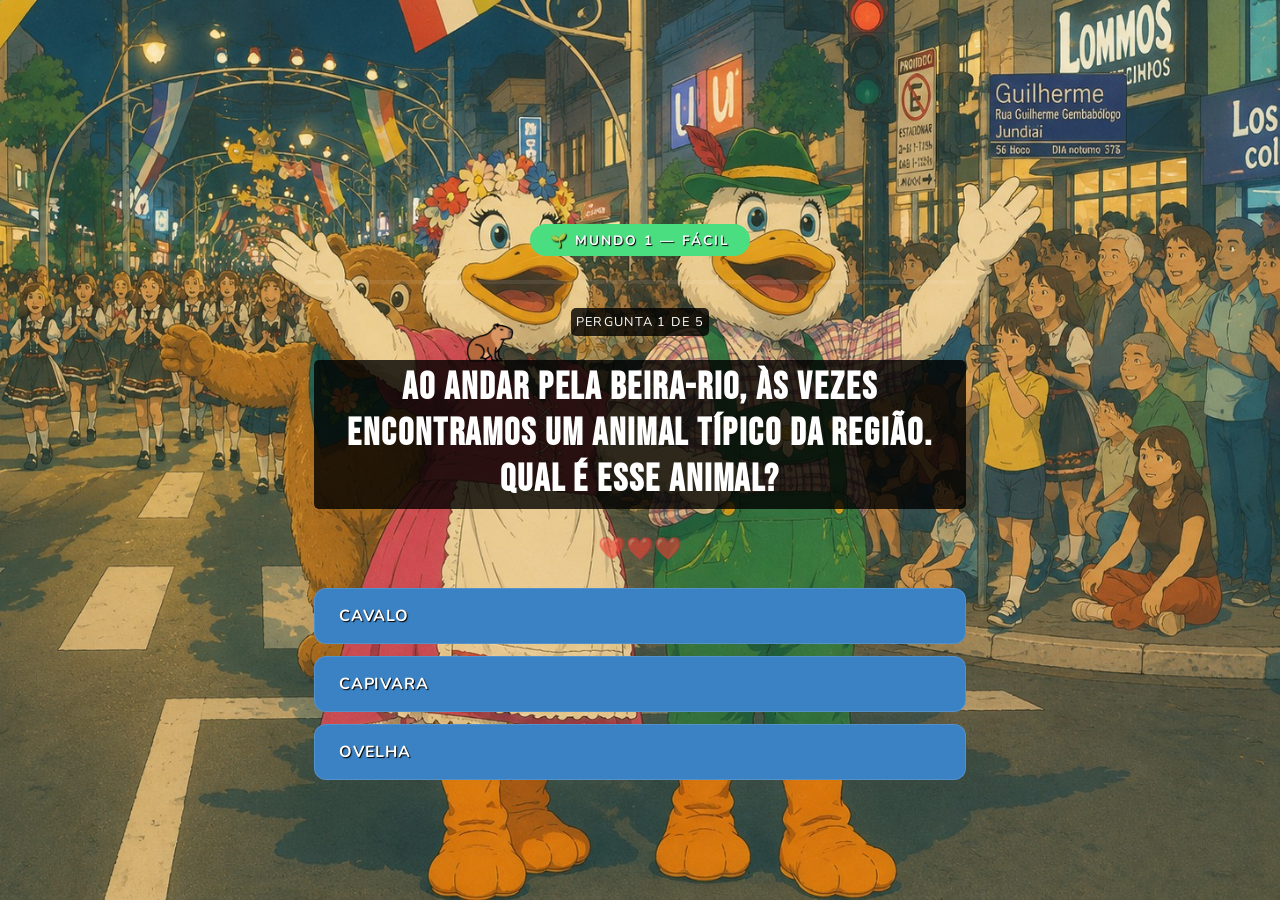
<file: mundo1.html>
<!DOCTYPE html>
<html lang="pt-br">

<head>
    <meta charset="UTF-8">
    <meta name="viewport" content="width=device-width, initial-scale=1.0">
    <title>Mundo 1 — Fácil</title>
    <link rel="stylesheet" href="estilos/easy.css">
    <link rel="stylesheet" href="estilos/media-query.css">
    <style>
        /* ─── ANIMAÇÕES DE CORAÇÃO ─── */
        @keyframes heartEntrar {
            0% {
                transform: scale(0) rotate(-25deg);
                opacity: 0;
            }

            60% {
                transform: scale(1.35) rotate(8deg);
                opacity: 1;
            }

            100% {
                transform: scale(1) rotate(0deg);
                opacity: 1;
            }
        }

        @keyframes heartPerder {
            0% {
                transform: scale(1);
            }

            15% {
                transform: scale(1.4);
            }

            35% {
                transform: scale(0.8) rotate(-10deg);
                filter: grayscale(0);
            }

            60% {
                transform: scale(0.6) rotate(5deg);
                filter: grayscale(0.5);
            }

            100% {
                transform: scale(1);
                filter: grayscale(1);
                opacity: 0.3;
            }
        }

        @keyframes heartRestaurar {
            0% {
                transform: scale(0);
                opacity: 0;
                filter: grayscale(1);
            }

            50% {
                transform: scale(1.4);
                opacity: 1;
                filter: grayscale(0);
            }

            100% {
                transform: scale(1);
                opacity: 1;
                filter: grayscale(0);
            }
        }

        .coracao {
            display: inline-block;
            font-size: 1.4rem;
        }

        .coracao.animar-entrar {
            animation: heartEntrar 0.5s cubic-bezier(0.34, 1.56, 0.64, 1) both;
        }

        .coracao.animar-perder {
            animation: heartPerder 0.6s ease-in-out both;
        }

        .coracao.animar-restaurar {
            animation: heartRestaurar 0.5s cubic-bezier(0.34, 1.56, 0.64, 1) both;
        }

        .coracao.perdida {
            filter: grayscale(1);
            opacity: 0.3;
        }

        /* Tela fade-in */
        main {
            animation: telaEntrar 0.5s ease both;
        }

        @keyframes telaEntrar {
            from {
                opacity: 0;
                transform: translateY(20px);
            }

            to {
                opacity: 1;
                transform: translateY(0);
            }
        }

        /* Flash de erro na tela */
        @keyframes flashErro {

            0%,
            100% {
                background-color: transparent;
            }

            50% {
                background-color: rgba(248, 113, 113, 0.12);
            }
        }

        body.erro-flash {
            animation: flashErro 0.4s ease;
        }
    </style>

</head>

<body>
    <main>
        <img id="capivara1"
            src="imagens/capivara1.png"
            alt="Capivara">
        <span class="mundo-tag">🌱 MUNDO 1 — FÁCIL</span>

        <div class="barra-container">
            <div class="barra-fill" id="barra" style="width: 0%"></div>
        </div>

        <p class="contador" id="contador">PERGUNTA 1 DE 5</p>

        <h1 id="textoPergunta"></h1>

        <div class="vidas-container">
            <span id="coracoes"></span>
        </div>

        <div id="contPerguntas"></div>
    </main>

    <script src="js/vida.js"></script>
    <script src="js/perguntas.js"></script>
    <script src="js/shuffle.js"></script>
    <script>
        const perguntasEmbaralhadas = shuffle(perguntas.mundo1);
        let indicePergunta = 0;
        const total = perguntasEmbaralhadas.length;

        // ─── CORAÇOES COM ANIMAÇÃO ───────────────────
        function renderCoracoes(animTipo) {
            // animTipo: 'entrar' | 'perder' | 'restaurar' | null
            const cont = document.getElementById('coracoes');
            cont.innerHTML = '';
            for (let i = 0; i < 3; i++) {
                const span = document.createElement('span');
                const perdida = i >= vida;
                span.className = 'coracao' + (perdida ? ' perdida' : '');
                span.textContent = '❤️';
                span.style.animationDelay = (i * 0.08) + 's';

                if (!perdida && animTipo === 'entrar') {
                    span.classList.add('animar-entrar');
                } else if (perdida && animTipo === 'perder' && i === vida) {
                    // O coração que acabou de ser perdido
                    span.classList.remove('perdida');
                    span.classList.add('animar-perder');
                    span.style.animationDelay = '0s';
                    // Após animação, deixa cinza
                    setTimeout(function () {
                        span.classList.add('perdida');
                    }, 600);
                } else if (!perdida && animTipo === 'restaurar') {
                    span.classList.add('animar-restaurar');
                }
                cont.appendChild(span);
            }
        }

        // ─── PERGUNTA ────────────────────────────────
        function mostrarPergunta() {
            const atual = perguntasEmbaralhadas[indicePergunta];
            document.getElementById('textoPergunta').innerHTML = atual.pergunta;
            document.getElementById('contador').innerHTML =
                'PERGUNTA ' + (indicePergunta + 1) + ' DE ' + total;
            document.getElementById('barra').style.width =
                (indicePergunta / total * 100) + '%';

            const container = document.getElementById('contPerguntas');
            container.innerHTML = '';

            atual.opcoes.forEach(function (opcao, indice) {
                const botao = document.createElement('button');
                botao.className = 'pergunta';
                botao.type = 'button';
                botao.innerHTML = opcao;

                if (indice === atual.resposta) {
                    botao.onclick = function () {
                        botao.classList.add('correta');
                        desabilitarBotoes();
                        setTimeout(function () {
                            indicePergunta++;
                            if (indicePergunta < total) {
                                mostrarPergunta();
                            } else {
                                // Restaura vidas antes da transição
                                vida = 3;
                                localStorage.setItem('vida', 3);
                                renderCoracoes('restaurar');
                                setTimeout(function () {
                                    window.location.href = 'transicao.html?para=mundo2.html&mundo=2';
                                }, 1000);
                            }
                        }, 900);
                    };
                } else {
                    botao.onclick = function () {
                        botao.classList.add('errada');
                        perdeVida();
                    };
                }

                container.appendChild(botao);
            });
        }

        function desabilitarBotoes() {
            document.querySelectorAll('.pergunta').forEach(function (b) {
                b.onclick = null;
                b.style.opacity = '0.5';
            });
        }

        function perdeVida() {
            vida--;
            localStorage.setItem('vida', vida);
            renderCoracoes('perder');
            // Flash vermelho na tela
            document.body.classList.remove('erro-flash');
            void document.body.offsetWidth; // reflow
            document.body.classList.add('erro-flash');

            if (vida <= 0) {
                setTimeout(function () {
                    window.location.href = 'main.html';
                }, 900);
            }
        }

        renderCoracoes('entrar');
        mostrarPergunta();


    </script>
</body>

</html>
</file>
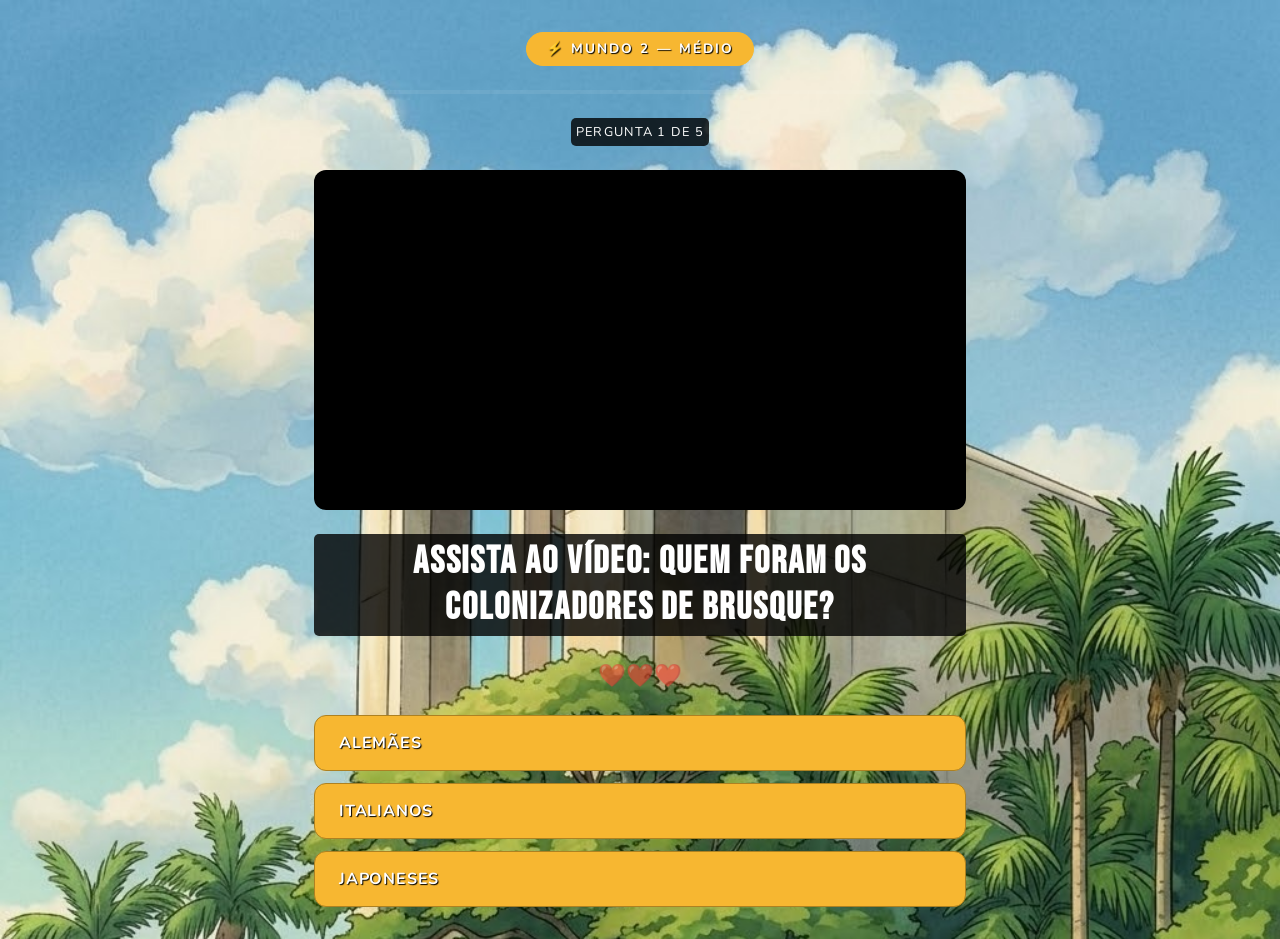
<file: mundo2.html>
<!DOCTYPE html>
<html lang="pt-br">

<head>
    <meta charset="UTF-8">
    <meta name="viewport" content="width=device-width, initial-scale=1.0">
    <title>Mundo 2 — Médio</title>
    <link rel="stylesheet" href="estilos/medium.css">
    <link rel="stylesheet" href="estilos/media-query.css">
    <style>
        /* ─── ANIMAÇÕES DE CORAÇÃO ─── */
        @keyframes heartEntrar {
            0% {
                transform: scale(0) rotate(-25deg);
                opacity: 0;
            }

            60% {
                transform: scale(1.35) rotate(8deg);
                opacity: 1;
            }

            100% {
                transform: scale(1) rotate(0deg);
                opacity: 1;
            }
        }

        @keyframes heartPerder {
            0% {
                transform: scale(1);
            }

            15% {
                transform: scale(1.4);
            }

            35% {
                transform: scale(0.8) rotate(-10deg);
                filter: grayscale(0);
            }

            60% {
                transform: scale(0.6) rotate(5deg);
                filter: grayscale(0.5);
            }

            100% {
                transform: scale(1);
                filter: grayscale(1);
                opacity: 0.3;
            }
        }

        @keyframes heartRestaurar {
            0% {
                transform: scale(0);
                opacity: 0;
                filter: grayscale(1);
            }

            50% {
                transform: scale(1.4);
                opacity: 1;
                filter: grayscale(0);
            }

            100% {
                transform: scale(1);
                opacity: 1;
                filter: grayscale(0);
            }
        }

        .coracao {
            display: inline-block;
            font-size: 1.4rem;
        }

        .coracao.animar-entrar {
            animation: heartEntrar 0.5s cubic-bezier(0.34, 1.56, 0.64, 1) both;
        }

        .coracao.animar-perder {
            animation: heartPerder 0.6s ease-in-out both;
        }

        .coracao.animar-restaurar {
            animation: heartRestaurar 0.5s cubic-bezier(0.34, 1.56, 0.64, 1) both;
        }

        .coracao.perdida {
            filter: grayscale(1);
            opacity: 0.3;
        }

        main {
            animation: telaEntrar 0.5s ease both;
        }

        @keyframes telaEntrar {
            from {
                opacity: 0;
                transform: translateY(20px);
            }

            to {
                opacity: 1;
                transform: translateY(0);
            }
        }

        @keyframes flashErro {

            0%,
            100% {
                background-color: transparent;
            }

            50% {
                background-color: rgba(248, 113, 113, 0.12);
            }
        }

        body.erro-flash {
            animation: flashErro 0.4s ease;
        }

        /* ─── GRADE DE IMAGENS ─── */
        #contPerguntas.grade-imagens {
            display: grid;
            grid-template-columns: 1fr 1fr;
            gap: 0.75rem;
        }

        .opcao-imagem {
            position: relative;
            border-radius: 12px;
            overflow: hidden;
            cursor: pointer;
            border: 3px solid transparent;
            transition: border-color 0.2s, transform 0.15s;
        }

        .opcao-imagem:hover {
            border-color: rgba(255, 255, 255, 0.5);
            transform: scale(1.02);
        }

        .opcao-imagem img {
            width: 100%;
            height: 160px;
            object-fit: cover;
            display: block;
        }

        .opcao-imagem .nome-ave {
            position: absolute;
            bottom: 0;
            left: 0;
            right: 0;
            background: rgba(0, 0, 0, 0.7);
            color: white;
            font-family: 'Nunito', sans-serif;
            font-size: 0.75rem;
            font-weight: 700;
            text-align: center;
            padding: 6px 4px;
            letter-spacing: 0.08em;
        }

        .opcao-imagem.correta {
            border-color: #4ade80;
            box-shadow: 0 0 20px rgba(74, 222, 128, 0.5);
        }

        .opcao-imagem.errada {
            border-color: #f87171;
            opacity: 0.5;
        }

        .opcao-imagem.desabilitada {
            cursor: default;
            pointer-events: none;
        }

        .video-container {
            width: 100%;
            border-radius: 12px;
            overflow: hidden;
            background: #000;
            aspect-ratio: 9/16;
            max-height: 340px;
        }

        .video-container iframe {
            width: 100%;
            height: 100%;
            border: none;
            display: block;
        }
    </style>

</head>

<body>
    <main>
        <span class="mundo-tag"
            style="color:white; background:rgb(247, 183, 49); border-color:rgb(247, 183, 49); text-shadow: 1px 1px 1px black;">⚡
            MUNDO 2 — MÉDIO</span>

        <div class="barra-container">
            <div class="barra-fill" id="barra" style="width: 0%; background: #fbbf24;"></div>
        </div>

        <p class="contador" id="contador">PERGUNTA 1 DE 5</p>

        <div class="video-container" id="videoContainer" style="display:none;"></div>

        <h1 id="textoPergunta"></h1>

        <div class="vidas-container">
            <span id="coracoes"></span>
        </div>

        <div id="contPerguntas"></div>
    </main>

    <script src="js/vida.js"></script>
    <script src="js/perguntas.js"></script>
    <script src="js/shuffle.js"></script>
    <script>
        const perguntasEmbaralhadas = shuffle(perguntas.mundo2);
        let indicePergunta = 0;
        const total = perguntasEmbaralhadas.length;

        function renderCoracoes(animTipo) {
            const cont = document.getElementById('coracoes');
            cont.innerHTML = '';
            for (let i = 0; i < 3; i++) {
                const span = document.createElement('span');
                const perdida = i >= vida;
                span.className = 'coracao' + (perdida ? ' perdida' : '');
                span.textContent = '❤️';
                span.style.animationDelay = (i * 0.08) + 's';
                if (!perdida && animTipo === 'entrar') {
                    span.classList.add('animar-entrar');
                } else if (perdida && animTipo === 'perder' && i === vida) {
                    span.classList.remove('perdida');
                    span.classList.add('animar-perder');
                    span.style.animationDelay = '0s';
                    setTimeout(function () { span.classList.add('perdida'); }, 600);
                } else if (!perdida && animTipo === 'restaurar') {
                    span.classList.add('animar-restaurar');
                }
                cont.appendChild(span);
            }
        }

        function avancar() {
            document.getElementById('videoContainer').innerHTML = '';
            document.getElementById('videoContainer').style.display = 'none';
            indicePergunta++;
            if (indicePergunta < total) {
                mostrarPergunta();
            } else {
                vida = 3;
                localStorage.setItem('vida', 3);
                renderCoracoes('restaurar');
                setTimeout(function () {
                    window.location.href = 'transicao.html?para=mundo3.html&mundo=3';
                }, 1000);
            }
        }

        function mostrarPergunta() {
            if (total === 0) {
                document.getElementById('textoPergunta').innerHTML = 'PERGUNTAS DO MUNDO 2 AINDA NÃO FORAM ADICIONADAS.';
                return;
            }

            const atual = perguntasEmbaralhadas[indicePergunta];
            document.getElementById('textoPergunta').innerHTML = atual.pergunta;
            document.getElementById('contador').innerHTML =
                'PERGUNTA ' + (indicePergunta + 1) + ' DE ' + total;
            document.getElementById('barra').style.width =
                (indicePergunta / total * 100) + '%';

            const container = document.getElementById('contPerguntas');
            container.innerHTML = '';

            if (atual.tipo === 'imagem') {
                document.getElementById('videoContainer').style.display = 'none';
                container.classList.add('grade-imagens');

                const opcoesComIndice = atual.opcoes.map(function (op, i) {
                    return { imagem: op.imagem, nome: op.nome, indiceOriginal: i };
                });
                const opcoesEmbaralhadas = shuffle(opcoesComIndice);

                opcoesEmbaralhadas.forEach(function (opcao) {
                    const div = document.createElement('div');
                    div.className = 'opcao-imagem';

                    const img = document.createElement('img');
                    img.src = opcao.imagem; img.alt = opcao.nome;

                    const nome = document.createElement('div');
                    nome.className = 'nome-ave';
                    nome.textContent = opcao.nome;

                    div.appendChild(img); div.appendChild(nome);

                    if (opcao.indiceOriginal === atual.resposta) {
                        div.onclick = function () {
                            div.classList.add('correta');
                            document.querySelectorAll('.opcao-imagem').forEach(function (d) {
                                d.classList.add('desabilitada');
                            });
                            setTimeout(avancar, 800);
                        };
                    } else {
                        div.onclick = function () {
                            div.classList.add('errada');
                            perdeVida();
                        };
                    }
                    container.appendChild(div);
                });

            } else if (atual.tipo === 'video') {
                container.classList.remove('grade-imagens');
                const videoContainer = document.getElementById('videoContainer');
                videoContainer.style.display = 'block';
                videoContainer.innerHTML =
                    '<iframe src="https://www.youtube.com/embed/' + atual.videoId +
                    '?autoplay=1" allow="accelerometer; autoplay; clipboard-write; encrypted-media; gyroscope; picture-in-picture" allowfullscreen></iframe>';

                atual.opcoes.forEach(function (opcao, indice) {
                    const botao = document.createElement('button');
                    botao.className = 'pergunta'; botao.type = 'button';
                    botao.innerHTML = opcao;
                    if (indice === atual.resposta) {
                        botao.onclick = function () {
                            botao.classList.add('correta');
                            desabilitarBotoes();
                            setTimeout(avancar, 600);
                        };
                    } else {
                        botao.onclick = function () {
                            botao.classList.add('errada');
                            perdeVida();
                        };
                    }
                    container.appendChild(botao);
                });

            } else {
                document.getElementById('videoContainer').style.display = 'none';
                container.classList.remove('grade-imagens');

                atual.opcoes.forEach(function (opcao, indice) {
                    const botao = document.createElement('button');
                    botao.className = 'pergunta'; botao.type = 'button';
                    botao.innerHTML = opcao;
                    if (indice === atual.resposta) {
                        botao.onclick = function () {
                            botao.classList.add('correta');
                            desabilitarBotoes();
                            setTimeout(avancar, 600);
                        };
                    } else {
                        botao.onclick = function () {
                            botao.classList.add('errada');
                            perdeVida();
                        };
                    }
                    container.appendChild(botao);
                });
            }
        }

        function desabilitarBotoes() {
            document.querySelectorAll('.pergunta').forEach(function (b) {
                b.onclick = null; b.style.opacity = '0.5';
            });
        }

        function perdeVida() {
            vida--;
            localStorage.setItem('vida', vida);
            renderCoracoes('perder');
            document.body.classList.remove('erro-flash');
            void document.body.offsetWidth;
            document.body.classList.add('erro-flash');
            if (vida <= 0) {
                setTimeout(function () { window.location.href = 'main.html'; }, 900);
            }
        }

        renderCoracoes('entrar');
        mostrarPergunta();

    </script>
</body>

</html>
</file>
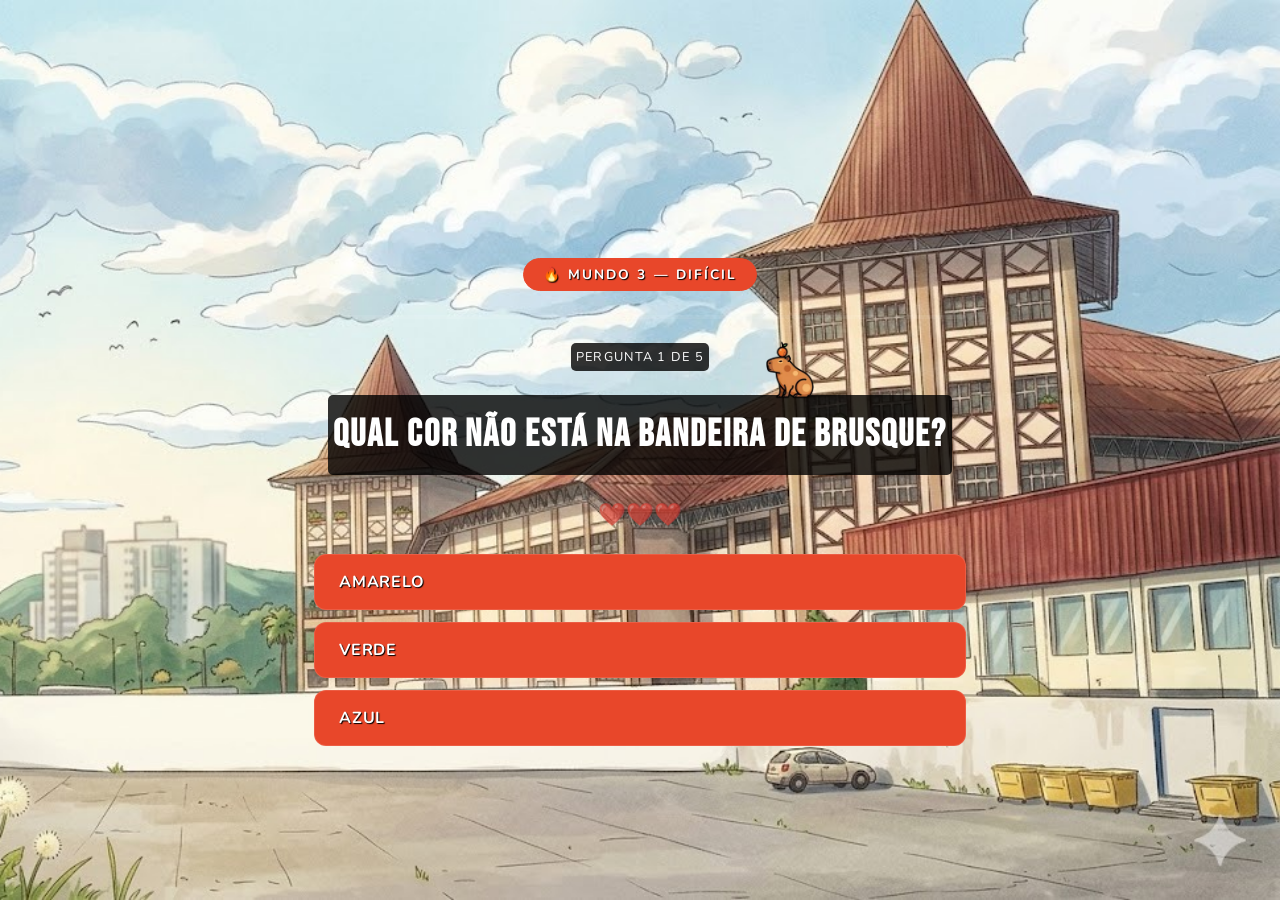
<file: mundo3.html>
<!DOCTYPE html>
<html lang="pt-br">

<head>
    <meta charset="UTF-8">
    <meta name="viewport" content="width=device-width, initial-scale=1.0">
    <title>Mundo 3 — Difícil</title>
    <link rel="stylesheet" href="estilos/hard.css">
    <link rel="stylesheet" href="estilos/media-query.css">
    <style>
        @keyframes heartEntrar {
            0% {
                transform: scale(0) rotate(-25deg);
                opacity: 0;
            }

            60% {
                transform: scale(1.35) rotate(8deg);
                opacity: 1;
            }

            100% {
                transform: scale(1) rotate(0deg);
                opacity: 1;
            }
        }

        @keyframes heartPerder {
            0% {
                transform: scale(1);
            }

            15% {
                transform: scale(1.4);
            }

            35% {
                transform: scale(0.8) rotate(-10deg);
                filter: grayscale(0);
            }

            60% {
                transform: scale(0.6) rotate(5deg);
                filter: grayscale(0.5);
            }

            100% {
                transform: scale(1);
                filter: grayscale(1);
                opacity: 0.3;
            }
        }

        @keyframes heartRestaurar {
            0% {
                transform: scale(0);
                opacity: 0;
                filter: grayscale(1);
            }

            50% {
                transform: scale(1.4);
                opacity: 1;
                filter: grayscale(0);
            }

            100% {
                transform: scale(1);
                opacity: 1;
                filter: grayscale(0);
            }
        }

        .coracao {
            display: inline-block;
            font-size: 1.4rem;
        }

        .coracao.animar-entrar {
            animation: heartEntrar 0.5s cubic-bezier(0.34, 1.56, 0.64, 1) both;
        }

        .coracao.animar-perder {
            animation: heartPerder 0.6s ease-in-out both;
        }

        .coracao.animar-restaurar {
            animation: heartRestaurar 0.5s cubic-bezier(0.34, 1.56, 0.64, 1) both;
        }

        .coracao.perdida {
            filter: grayscale(1);
            opacity: 0.3;
        }

        main {
            animation: telaEntrar 0.5s ease both;
        }

        @keyframes telaEntrar {
            from {
                opacity: 0;
                transform: translateY(20px);
            }

            to {
                opacity: 1;
                transform: translateY(0);
            }
        }

        @keyframes flashErro {

            0%,
            100% {
                background-color: transparent;
            }

            50% {
                background-color: rgba(248, 113, 113, 0.12);
            }
        }

        body.erro-flash {
            animation: flashErro 0.4s ease;
        }
    </style>

</head>

<body>
    <main>
        <img id="capivara2"
            src="imagens/capivara2.png"
            alt="Capivara">
        <span class="mundo-tag"
            style="color:white; background:#E8472A; border-color:#E8472A; text-shadow: 1px 1px 1px black;">🔥 MUNDO 3 —
            DIFÍCIL</span>

        <div class="barra-container">
            <div class="barra-fill" id="barra" style="width: 0%; background: #f87171;"></div>
        </div>

        <p class="contador" id="contador">PERGUNTA 1 DE 5</p>

        <h1 id="textoPergunta"></h1>

        <div class="vidas-container">
            <span id="coracoes"></span>
        </div>

        <div id="contPerguntas"></div>
    </main>

    <script src="js/vida.js"></script>
    <script src="js/perguntas.js"></script>
    <script src="js/shuffle.js"></script>
    <script>
        const perguntasEmbaralhadas = shuffle(perguntas.mundo3);
        let indicePergunta = 0;
        const total = perguntasEmbaralhadas.length;

        function renderCoracoes(animTipo) {
            const cont = document.getElementById('coracoes');
            cont.innerHTML = '';
            for (let i = 0; i < 3; i++) {
                const span = document.createElement('span');
                const perdida = i >= vida;
                span.className = 'coracao' + (perdida ? ' perdida' : '');
                span.textContent = '❤️';
                span.style.animationDelay = (i * 0.08) + 's';
                if (!perdida && animTipo === 'entrar') {
                    span.classList.add('animar-entrar');
                } else if (perdida && animTipo === 'perder' && i === vida) {
                    span.classList.remove('perdida');
                    span.classList.add('animar-perder');
                    span.style.animationDelay = '0s';
                    setTimeout(function () { span.classList.add('perdida'); }, 600);
                } else if (!perdida && animTipo === 'restaurar') {
                    span.classList.add('animar-restaurar');
                }
                cont.appendChild(span);
            }
        }

        function mostrarPergunta() {
            if (total === 0) {
                document.getElementById('textoPergunta').innerHTML = 'PERGUNTAS DO MUNDO 3 AINDA NÃO FORAM ADICIONADAS.';
                return;
            }
            const atual = perguntasEmbaralhadas[indicePergunta];
            document.getElementById('textoPergunta').innerHTML = atual.pergunta;
            document.getElementById('contador').innerHTML =
                'PERGUNTA ' + (indicePergunta + 1) + ' DE ' + total;
            document.getElementById('barra').style.width =
                (indicePergunta / total * 100) + '%';

            const container = document.getElementById('contPerguntas');
            container.innerHTML = '';

            atual.opcoes.forEach(function (opcao, indice) {
                const botao = document.createElement('button');
                botao.className = 'pergunta';
                botao.type = 'button';
                botao.innerHTML = opcao;

                if (indice === atual.resposta) {
                    botao.onclick = function () {
                        botao.classList.add('correta');
                        desabilitarBotoes();
                        setTimeout(function () {
                            indicePergunta++;
                            if (indicePergunta < total) {
                                mostrarPergunta();
                            } else {
                                window.location.href = 'venceu.html';
                            }
                        }, 900);
                    };
                } else {
                    botao.onclick = function () {
                        botao.classList.add('errada');
                        perdeVida();
                    };
                }
                container.appendChild(botao);
            });
        }

        function desabilitarBotoes() {
            document.querySelectorAll('.pergunta').forEach(function (b) {
                b.onclick = null;
                b.style.opacity = '0.5';
            });
        }

        function perdeVida() {
            vida--;
            localStorage.setItem('vida', vida);
            renderCoracoes('perder');
            document.body.classList.remove('erro-flash');
            void document.body.offsetWidth;
            document.body.classList.add('erro-flash');
            if (vida <= 0) {
                setTimeout(function () { window.location.href = 'main.html'; }, 900);
            }
        }

        renderCoracoes('entrar');
        mostrarPergunta();

    </script>
</body>

</html>
</file>
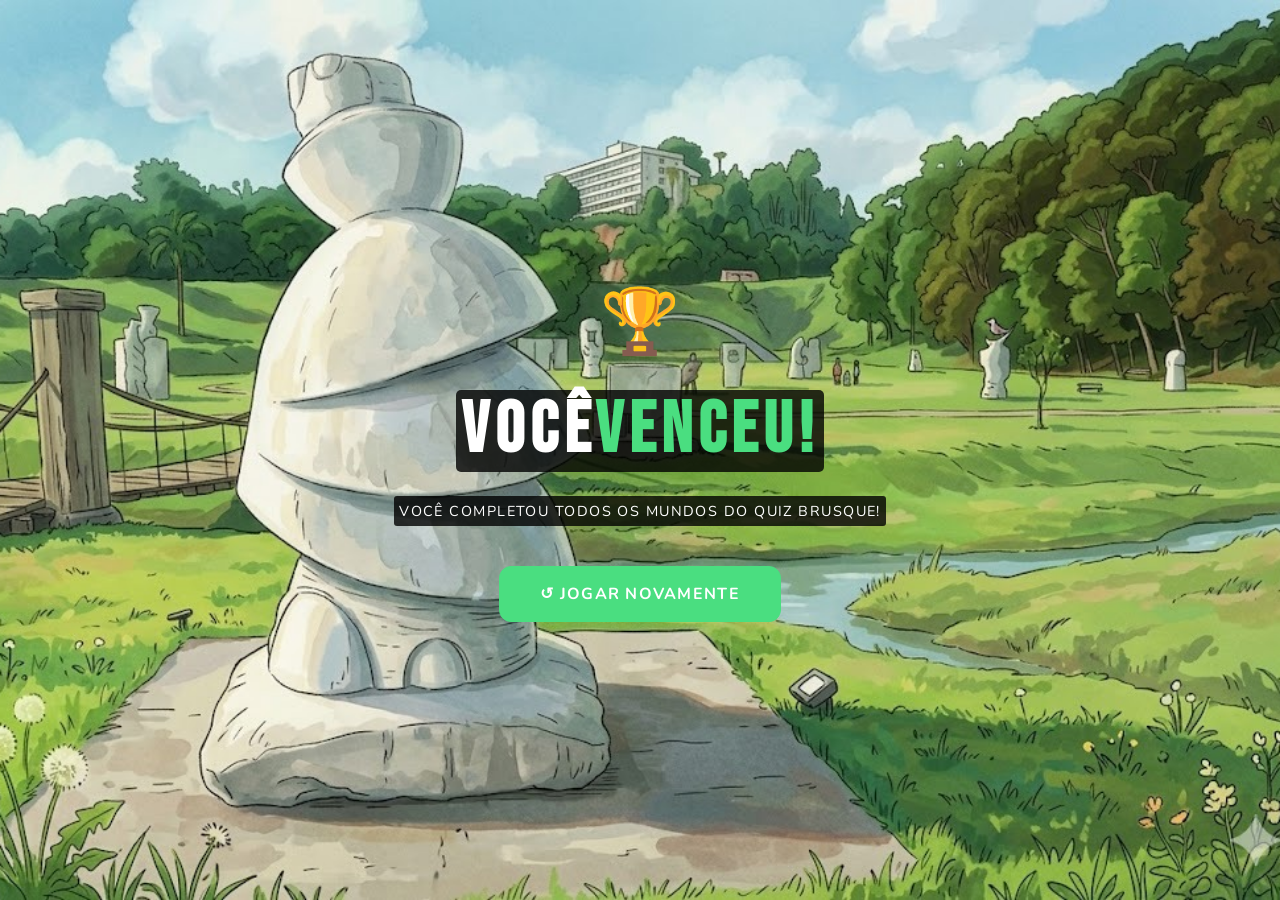
<file: venceu.html>
<!DOCTYPE html>
<html lang="pt-br">
<head>
    <meta charset="UTF-8">
    <meta name="viewport" content="width=device-width, initial-scale=1.0">
    <title>Você Venceu!</title>
    <link rel="stylesheet" href="estilos/main.css">
    <link rel="stylesheet" href="estilos/media-query.css">
</head>
<body>
    <main>
        <p class="trofeu">🏆</p>
        <h1 class="titulo-principal">VOCÊ<br><span>VENCEU!</span></h1>
        <p class="subtitulo">VOCÊ COMPLETOU TODOS OS MUNDOS DO QUIZ BRUSQUE!</p>

        <div style="margin-top: 1rem;">
            <button class="btn-reiniciar" onclick="jogarNovamente()">
                ↺ JOGAR NOVAMENTE
            </button>
        </div>
    </main>

    <script>
        function jogarNovamente() {
            localStorage.setItem('vida', 3);
            window.location.href = 'main.html';
        }
    </script>
</body>
</html>
</file>
<file: estilos/easy.css>
@import url('https://fonts.googleapis.com/css2?family=Bebas+Neue&family=Nunito:wght@400;700&display=swap');

* {
    margin: 0;
    padding: 0;
    box-sizing: border-box;
}

body {
    background-color: #0d1b2a;
    background-image: url(../imagens/fenarreco-fotor.jpg);
    background-position: top right;
    background-size: cover;
    background-repeat: no-repeat;
    min-height: 100vh;
    display: flex;
    align-items: center;
    justify-content: center;
    font-family: 'Nunito', sans-serif;
    color: #ffffff;
}

main {
    width: 100%;
    max-width: 700px;
    padding: 2rem 1.5rem;
    display: flex;
    flex-direction: column;
    align-items: center;
    gap: 1.5rem;
}

/* GIF CAPIVARA */

#capivara1 {
    position: relative;
    top: 182px;
    right: 150px;
    width: 80px;
    margin: 0px;
}

/* TAG DO MUNDO */
.mundo-tag {
    font-family: 'Nunito', sans-serif;
    font-size: 0.85rem;
    font-weight: 700;
    letter-spacing: 0.15em;
    text-transform: uppercase;
    text-shadow: 1px 1px 1px black;
    color: white;
    background: rgba(74, 222, 128, 1);
    padding: 0.4rem 1.2rem;
    border-radius: 99px;
}

/* CONTADOR DE PERGUNTAS */
.contador {
    font-size: 0.8rem;
    color: white;
    letter-spacing: 0.1em;
    background-color: rgba(0, 0, 0, 0.800);
    border-radius: 5px;
    padding: 5px;
}

/* PERGUNTA */
h1 {
    font-family: 'Bebas Neue', sans-serif;
    font-size: clamp(1.6rem, 4vw, 2.4rem);
    text-align: center;
    line-height: 1.2;
    color: #ffffff;
    letter-spacing: 0.05em;
    min-height: 80px;
    display: flex;
    align-items: center;
    justify-content: center;
    background-color: rgba(0, 0, 0, 0.800);
    border-radius: 5px;
    padding: 5px;
}

/* VIDAS */
.vidas-container {
    display: flex;
    align-items: center;
    gap: 0.5rem;
    font-size: 0.9rem;
    color: rgba(255,255,255,0.6);
}

.coracao {
    font-size: 1.2rem;
    transition: transform 0.2s;
}

.coracao.perdida {
    filter: grayscale(1);
    opacity: 0.3;
}

/* BOTÕES DE RESPOSTA */
#contPerguntas {
    width: 100%;
    display: flex;
    flex-direction: column;
    gap: 0.75rem;
}

.pergunta {
    width: 100%;
    padding: 1rem 1.5rem;
    background: rgba(59, 130, 196, 1);
    border: 1px solid rgba(255, 255, 255, 0.12);
    border-radius: 12px;
    color: #ffffff;
    font-family: 'Nunito', sans-serif;
    font-size: 1rem;
    font-weight: 700;
    letter-spacing: 0.05em;
    cursor: pointer;
    text-align: left;
    text-shadow: 1px 1px 1px black;
    transition: background 0.2s, border-color 0.2s, transform 0.1s;
}

.pergunta:hover {
    background: rgba(59, 130, 196, 1);
    border-color: rgba(255, 255, 255, 0.3);
    transform: translateX(4px);
}

.pergunta:active {
    transform: scale(0.98);
}

.pergunta.correta {
    background: rgba(74, 222, 128, 1);
    border-color: #4ade80;
    color: white;
}

.pergunta.errada {
    background: rgba(248, 113, 113, 1);
    border-color: #f87171;
    color: white;
}



/* TÍTULO PRINCIPAL (main.html e venceu.html) */
.titulo-principal {
    font-family: 'Bebas Neue', sans-serif;
    font-size: clamp(2.5rem, 8vw, 4.5rem);
    letter-spacing: 0.08em;
    text-align: center;
    line-height: 1;
}

.titulo-principal span {
    color: #4ade80;
}

.subtitulo {
    font-size: 0.9rem;
    color: white;
    text-align: center;
    letter-spacing: 0.1em;
    background-color: rgba(0, 0, 0, 0.800);
    padding: 5px;
    border-radius: 3px;
}

/* BARRA DE PROGRESSO */
.barra-container {
    width: 100%;
    height: 4px;
    background: rgba(255,255,255,0.08);
    border-radius: 99px;
    overflow: hidden;
}

.barra-fill {
    height: 100%;
    background: #4ade80;
    border-radius: 99px;
    transition: width 0.4s ease;
}
</file>
<file: estilos/media-query.css>
@media (max-width: 480px) {
    main {
        padding: 1.5rem 1rem;
        gap: 1.2rem;
    }

    h1 {
        font-size: 1.4rem;
        min-height: 60px;
    }

    #capivara1{
        position: relative;
        top: 163px;
        right: 115px;
        width: 80px;
        margin: 0px;
    }

    #capivara2 {
        position: relative;
        top: 157px;
        left: 115px;
        width: 80px;
        margin: 0px;
    }

    .pergunta {
        font-size: 0.9rem;
        padding: 0.85rem 1.1rem;
    }

    .btn-mundo {
        font-size: 0.9rem;
        padding: 0.9rem 1.1rem;
    }

    .titulo-principal {
        font-size: 2.5rem;
    }
}
</file>
<file: estilos/medium.css>
@import url('https://fonts.googleapis.com/css2?family=Bebas+Neue&family=Nunito:wght@400;700&display=swap');

* {
    margin: 0;
    padding: 0;
    box-sizing: border-box;
}

body {
    background-color: #0d1b2a;
    background-image: url(../imagens/Igreja.jpg);
    background-position: top center;
    background-size: cover;
    background-repeat: no-repeat;
    min-height: 100vh;
    display: flex;
    align-items: center;
    justify-content: center;
    font-family: 'Nunito', sans-serif;
    color: #ffffff;
}

main {
    width: 100%;
    max-width: 700px;
    padding: 2rem 1.5rem;
    display: flex;
    flex-direction: column;
    align-items: center;
    gap: 1.5rem;
}

/* TAG DO MUNDO */
.mundo-tag {
    font-family: 'Nunito', sans-serif;
    font-size: 0.85rem;
    font-weight: 700;
    letter-spacing: 0.15em;
    text-transform: uppercase;
    color: white;
    background: rgba(74, 222, 128, 0.8);
    border: 1px solid rgba(74, 222, 128, 0.800);
    padding: 0.4rem 1.2rem;
    border-radius: 99px;
}

/* CONTADOR DE PERGUNTAS */
.contador {
    font-size: 0.8rem;
    color: white;
    letter-spacing: 0.1em;
    background-color: rgba(0, 0, 0, 0.800);
    border-radius: 5px;
    padding: 5px;
}

/* PERGUNTA */
h1 {
    font-family: 'Bebas Neue', sans-serif;
    font-size: clamp(1.6rem, 4vw, 2.4rem);
    text-align: center;
    line-height: 1.2;
    color: #ffffff;
    letter-spacing: 0.05em;
    min-height: 80px;
    display: flex;
    align-items: center;
    justify-content: center;
    background-color: rgba(0, 0, 0, 0.800);
    border-radius: 5px;
    padding: 5px;
}

/* VIDAS */
.vidas-container {
    display: flex;
    align-items: center;
    gap: 0.5rem;
    font-size: 0.9rem;
    color: rgba(255,255,255,0.6);
}

.coracao {
    font-size: 1.2rem;
    transition: transform 0.2s;
}

.coracao.perdida {
    filter: grayscale(1);
    opacity: 0.3;
}

/* BOTÕES DE RESPOSTA */
#contPerguntas {
    width: 100%;
    display: flex;
    flex-direction: column;
    gap: 0.75rem;
}

.pergunta {
    width: 100%;
    padding: 1rem 1.5rem;
    background: rgb(247, 183, 49);
    border: 1px solid rgb(173, 129, 34);
    border-radius: 12px;
    color: #ffffff;
    font-family: 'Nunito', sans-serif;
    font-size: 1rem;
    font-weight: 700;
    letter-spacing: 0.05em;
    cursor: pointer;
    text-align: left;
    text-shadow: 1px 1px 1px black;
    transition: background 0.2s, border-color 0.2s, transform 0.1s;
}

.pergunta:hover {
    background: rgb(247, 183, 49);
    border-color: rgb(173, 130, 35);
    transform: translateX(4px);
}

.pergunta:active {
    transform: scale(0.98);
}

.pergunta.correta {
    background: rgba(74, 222, 128, 0.15);
    border-color: #4ade80;
    color: #4ade80;
}

.pergunta.errada {
    background: rgba(248, 113, 113, 0.15);
    border-color: #f87171;
    color: #f87171;
}

/* TÍTULO PRINCIPAL (main.html e venceu.html) */
.titulo-principal {
    font-family: 'Bebas Neue', sans-serif;
    font-size: clamp(2.5rem, 8vw, 4.5rem);
    letter-spacing: 0.08em;
    text-align: center;
    line-height: 1;
}

.titulo-principal span {
    color: #4ade80;
}

.subtitulo {
    font-size: 0.9rem;
    color: white;
    text-align: center;
    letter-spacing: 0.1em;
    background-color: rgba(0, 0, 0, 0.800);
    padding: 5px;
    border-radius: 3px;
}

/* BARRA DE PROGRESSO */
.barra-container {
    width: 100%;
    height: 4px;
    background: rgba(255,255,255,0.08);
    border-radius: 99px;
    overflow: hidden;
}

.barra-fill {
    height: 100%;
    background: #4ade80;
    border-radius: 99px;
    transition: width 0.4s ease;
}
</file>
<file: estilos/hard.css>
@import url('https://fonts.googleapis.com/css2?family=Bebas+Neue&family=Nunito:wght@400;700&display=swap');

* {
    margin: 0;
    padding: 0;
    box-sizing: border-box;
}

body {
    background-color: #0d1b2a;
    background-image: url(../imagens/fundo-fenarreco-1-ghibi.jpg);
    background-position: top right;
    background-size: cover;
    background-repeat: no-repeat;
    min-height: 100vh;
    display: flex;
    align-items: center;
    justify-content: center;
    font-family: 'Nunito', sans-serif;
    color: #ffffff;
}

main {
    width: 100%;
    max-width: 700px;
    padding: 2rem 1.5rem;
    display: flex;
    flex-direction: column;
    align-items: center;
    gap: 1.5rem;
}

/* GIF CAPIVARA */

#capivara2 {
    position: relative;
    top: 176px;
    left: 150px;
    width: 80px;
    margin: 0px;
}

/* TAG DO MUNDO */
.mundo-tag {
    font-family: 'Nunito', sans-serif;
    font-size: 0.85rem;
    font-weight: 700;
    letter-spacing: 0.15em;
    text-transform: uppercase;
    color: white;
    background: rgba(74, 222, 128, 0.8);
    border: 1px solid rgba(74, 222, 128, 0.800);
    padding: 0.4rem 1.2rem;
    border-radius: 99px;
}

/* CONTADOR DE PERGUNTAS */
.contador {
    font-size: 0.8rem;
    color: (white);
    letter-spacing: 0.1em;
    background-color: rgba(0, 0, 0, 0.800);
    border-radius: 5px;
    padding: 5px;
}

/* PERGUNTA */
h1 {
    font-family: 'Bebas Neue', sans-serif;
    font-size: clamp(1.6rem, 4vw, 2.4rem);
    text-align: center;
    line-height: 1.2;
    color: #ffffff;
    letter-spacing: 0.05em;
    min-height: 80px;
    display: flex;
    align-items: center;
    justify-content: center;
    background-color: rgba(0, 0, 0, 0.800);
    border-radius: 5px;
    padding: 5px;
}

/* VIDAS */
.vidas-container {
    display: flex;
    align-items: center;
    gap: 0.5rem;
    font-size: 0.9rem;
    color: rgba(255,255,255,0.6);
}

.coracao {
    font-size: 1.2rem;
    transition: transform 0.2s;
}

.coracao.perdida {
    filter: grayscale(1);
    opacity: 0.3;
}

/* BOTÕES DE RESPOSTA */
#contPerguntas {
    width: 100%;
    display: flex;
    flex-direction: column;
    gap: 0.75rem;
}

.pergunta {
    width: 100%;
    padding: 1rem 1.5rem;
    background: #E8472A;
    border: 1px solid rgba(255, 255, 255, 0.12);
    border-radius: 12px;
    color: #ffffff;
    font-family: 'Nunito', sans-serif;
    font-size: 1rem;
    font-weight: 700;
    letter-spacing: 0.05em;
    cursor: pointer;
    text-align: left;
    text-shadow: 1px 1px 1px black;
    transition: background 0.2s, border-color 0.2s, transform 0.1s;
}

.pergunta:hover {
    background: rgba(232, 71, 42, 1);
    border-color: rgba(255, 255, 255, 0.3);
    transform: translateX(4px);
}

.pergunta:active {
    transform: scale(0.98);
}

.pergunta.correta {
    background: rgba(74, 222, 128, 0.15);
    border-color: #4ade80;
    color: #4ade80;
}

.pergunta.errada {
    background: rgba(248, 113, 113, 0.15);
    border-color: #f87171;
    color: #f87171;
}

/* TÍTULO PRINCIPAL (main.html e venceu.html) */
.titulo-principal {
    font-family: 'Bebas Neue', sans-serif;
    font-size: clamp(2.5rem, 8vw, 4.5rem);
    letter-spacing: 0.08em;
    text-align: center;
    line-height: 1;
}

.titulo-principal span {
    color: #4ade80;
}

.subtitulo {
    font-size: 0.9rem;
    color: white;
    text-align: center;
    letter-spacing: 0.1em;
    background-color: rgba(0, 0, 0, 0.800);
    padding: 5px;
    border-radius: 3px;
}

/* BARRA DE PROGRESSO */
.barra-container {
    width: 100%;
    height: 4px;
    background: rgba(255,255,255,0.08);
    border-radius: 99px;
    overflow: hidden;
}

.barra-fill {
    height: 100%;
    background: #4ade80;
    border-radius: 99px;
    transition: width 0.4s ease;
}
</file>
<file: estilos/main.css>
@import url('https://fonts.googleapis.com/css2?family=Bebas+Neue&family=Nunito:wght@400;700&display=swap');

* {
    margin: 0;
    padding: 0;
    box-sizing: border-box;
}

body {
    background-color: #0d1b2a;
    background-image: url(../imagens/Parque-das-Esculturas-Brusque.png);
    background-position: top center;
    background-size: cover;
    background-repeat: no-repeat;
    min-height: 100vh;
    display: flex;
    align-items: center;
    justify-content: center;
    font-family: 'Nunito', sans-serif;
    color: #ffffff;
}

main {
    width: 100%;
    max-width: 700px;
    padding: 2rem 1.5rem;
    display: flex;
    flex-direction: column;
    align-items: center;
    gap: 1.5rem;
}

/* TAG DO MUNDO */
.mundo-tag {
    font-family: 'Nunito', sans-serif;
    font-size: 0.85rem;
    font-weight: 700;
    letter-spacing: 0.15em;
    text-transform: uppercase;
    color: white;
    background: rgba(74, 222, 128, 1);
    padding: 0.4rem 1.2rem;
    border-radius: 99px;
}

/* CONTADOR DE PERGUNTAS */
.contador {
    font-size: 0.8rem;
    color: white;
    letter-spacing: 0.1em;
    background-color: rgba(0, 0, 0, 0.800);
    border-radius: 5px;
    padding: 5px;
}

/* PERGUNTA */
h1 {
    font-family: 'Bebas Neue', sans-serif;
    font-size: clamp(1.6rem, 4vw, 2.4rem);
    text-align: center;
    line-height: 1.2;
    color: #ffffff;
    letter-spacing: 0.05em;
    min-height: 80px;
    display: flex;
    align-items: center;
    justify-content: center;
    background-color: rgba(0, 0, 0, 0.800);
    border-radius: 5px;
    padding: 5px;
}

/* FORMULÁRIO */
main label {
    display: inline-block;
    font-size: 1.3em;
    background-color: rgba(0, 0, 0, 0.800);
    border-radius: 5px 0px 0px 5px;
    margin: -6px;
    width: 100px;
    height: 30px;
    text-align: center;
}

main input{
    position: relative;
    bottom: 2px;
    display: inline-block;
    margin: 10px 0px;
    height: 30px;
    text-align: center;
}

/* BOTÕES DE RESPOSTA */
#contPerguntas {
    width: 100%;
    display: flex;
    flex-direction: column;
    gap: 0.75rem;
}


/* BOTÕES DA TELA INICIAL E FINAL */
.btn-mundo {
    width: 100%;
    padding: 1.1rem 1.5rem;
    border-radius: 12px;
    border: 1px solid;
    font-family: 'Nunito', sans-serif;
    font-size: 1rem;
    font-weight: 700;
    letter-spacing: 0.08em;
    cursor: pointer;
    transition: transform 0.15s, background 0.2s;
    text-align: left;
    display: flex;
    align-items: center;
    gap: 0.75rem;
}

.btn-mundo:hover { transform: translateX(4px); }
.btn-mundo:active { transform: scale(0.98); }

.btn-facil {
    background: rgba(74, 222, 128, 1);
    border-color: rgb(51, 153, 88);
    color: white;
    text-shadow: 1px 1px 1px black;
}
.btn-facil:hover { background: rgba(74, 222, 128, 1); }

.btn-medio {
    background: rgba(251, 191, 36, 1);
    border-color: rgb(182, 138, 26);
    color: white;
    text-shadow: 1px 1px 1px black;
}
.btn-medio:hover { background: rgba(251, 191, 36, 1); }

.btn-dificil {
    background: rgba(248, 113, 113, 1);
    border-color: rgb(175, 70, 70);
    color: white;
    text-shadow: 1px 1px 1px black;
}
.btn-dificil:hover { background: rgba(248, 113, 113, 1); }

/* TÍTULO PRINCIPAL (main.html e venceu.html) */
.titulo-principal {
    font-family: 'Bebas Neue', sans-serif;
    font-size: clamp(2.5rem, 8vw, 4.5rem);
    letter-spacing: 0.08em;
    text-align: center;
    line-height: 1;
}

.titulo-principal span {
    color: #4ade80;
}

.subtitulo {
    font-size: 0.9rem;
    color: white;
    text-align: center;
    letter-spacing: 0.1em;
    background-color: rgba(0, 0, 0, 0.800);
    padding: 5px;
    border-radius: 3px;
}

/* TELA DE VITÓRIA */
.trofeu {
    font-size: 4rem;
    text-align: center;
}

.btn-reiniciar {
    padding: 1rem 2.5rem;
    background: rgba(74, 222, 128, 1);
    border: 1px solid rgba(74, 222, 128, 1);
    border-radius: 12px;
    color: white;
    font-family: 'Nunito', sans-serif;
    font-size: 1rem;
    font-weight: 700;
    letter-spacing: 0.08em;
    cursor: pointer;
    transition: background 0.2s, transform 0.1s;
}

.btn-reiniciar:hover {
    background: rgba(74, 222, 128, 1);
    transform: translateY(-2px);
}

/* BARRA DE PROGRESSO */
.barra-container {
    width: 100%;
    height: 4px;
    background: rgba(255,255,255,0.08);
    border-radius: 99px;
    overflow: hidden;
}

.barra-fill {
    height: 100%;
    background: #4ade80;
    border-radius: 99px;
    transition: width 0.4s ease;
}
</file>
